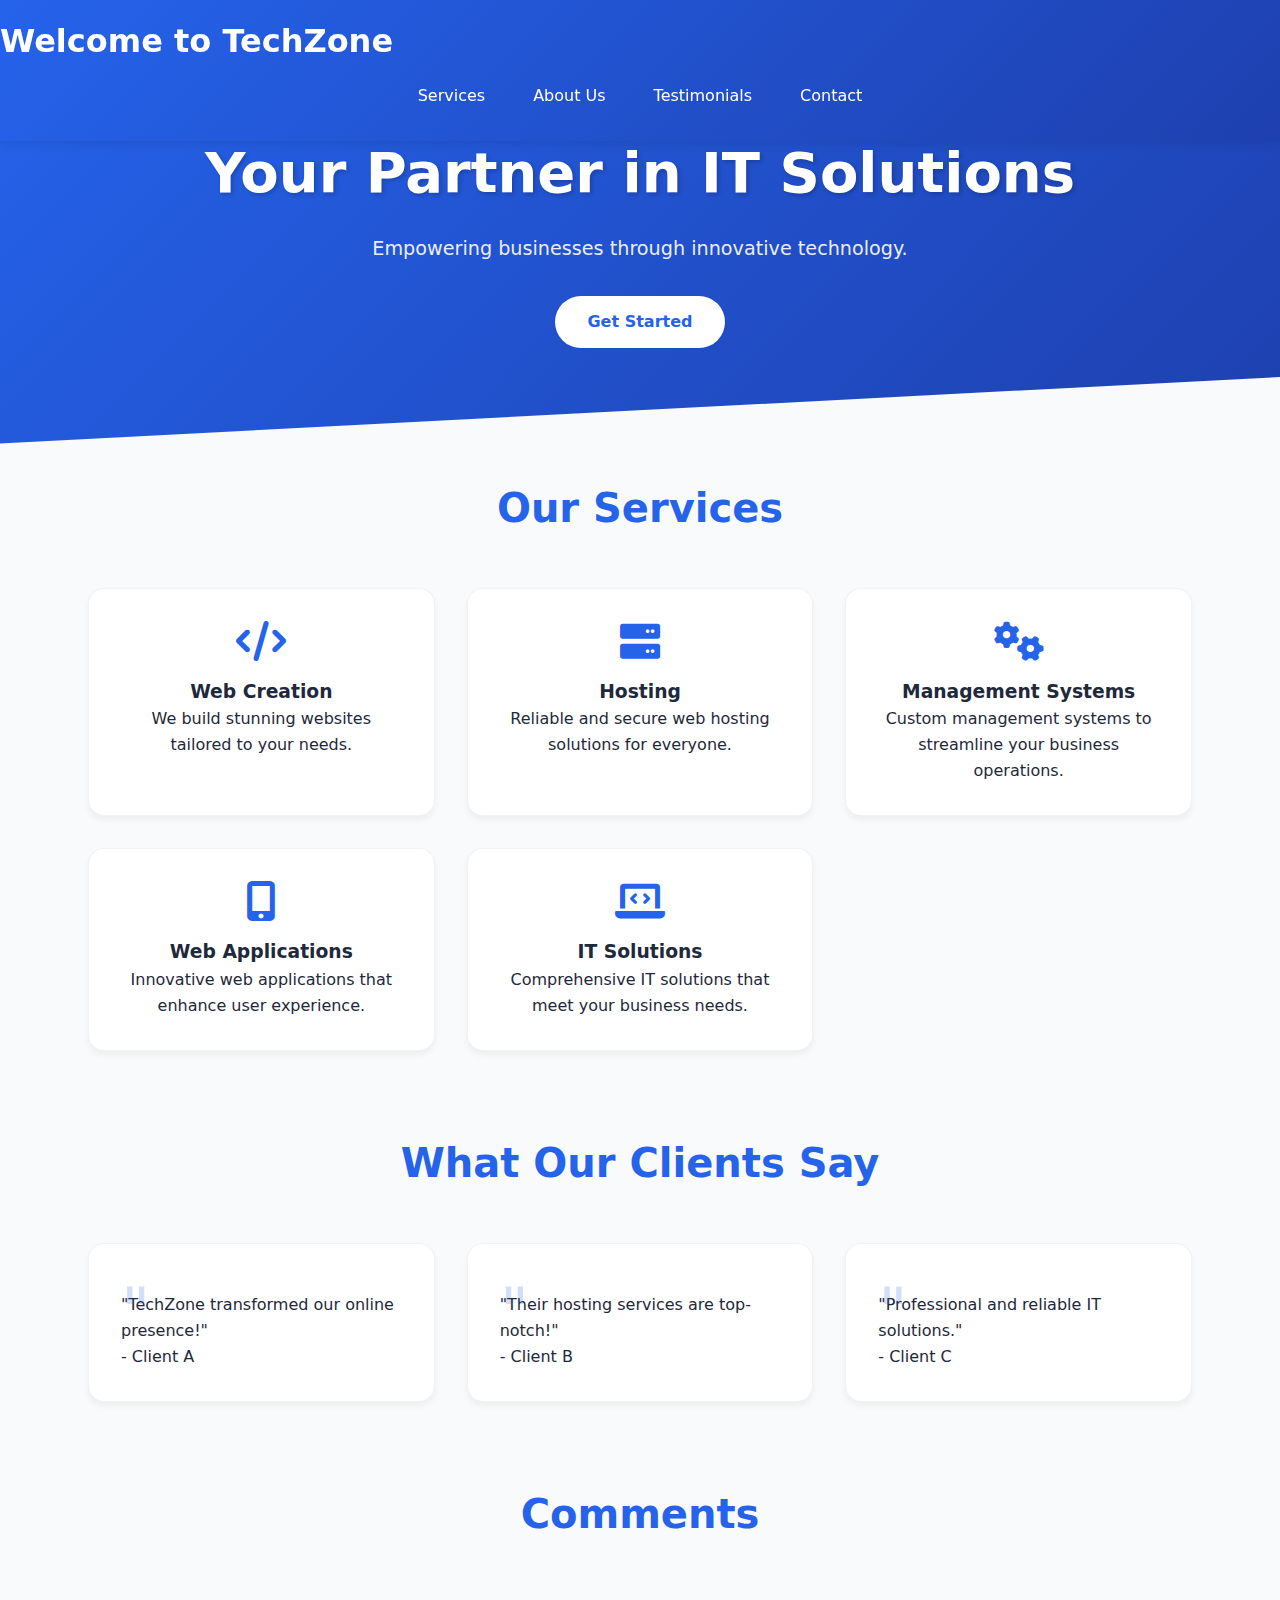
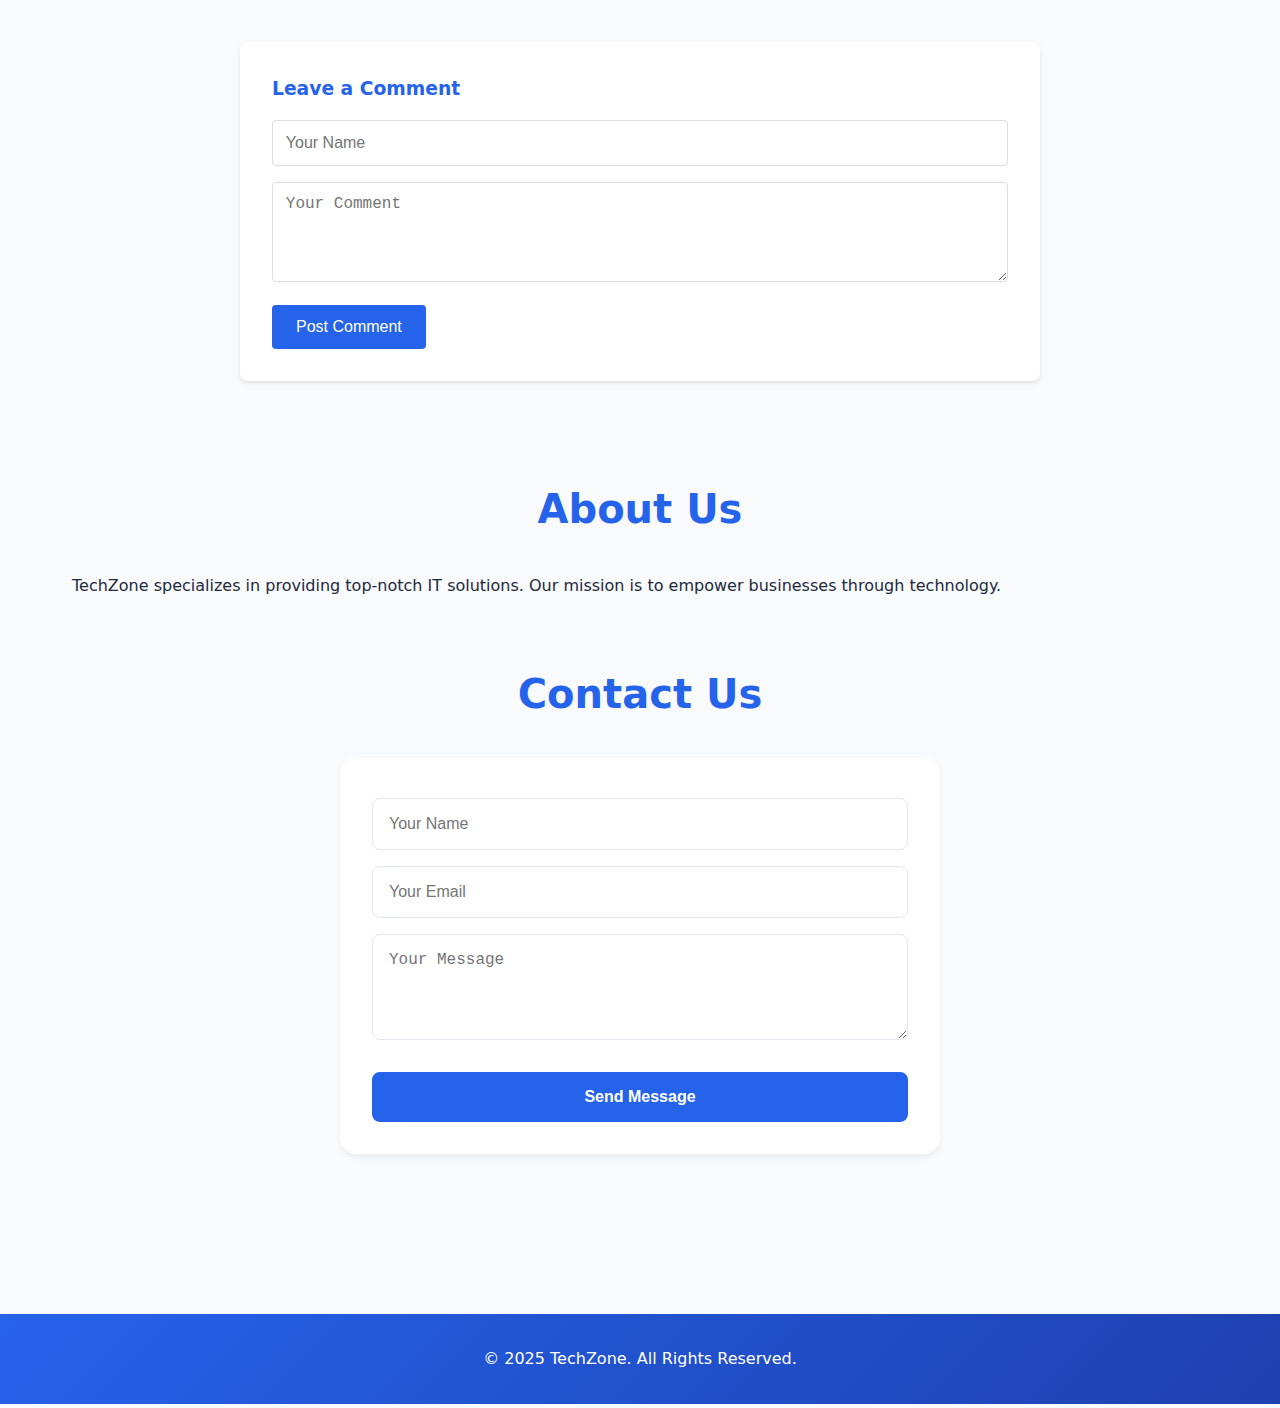
<file: index.html>
<!DOCTYPE html>
<html lang="en">
<head>
    <meta charset="UTF-8">
    <meta name="viewport" content="width=device-width, initial-scale=1.0">
    <title>TechZone</title>
    <link rel="stylesheet" href="https://cdnjs.cloudflare.com/ajax/libs/font-awesome/6.0.0/css/all.min.css">
    <style>
        :root {
            --primary-color: #2563eb;
            --secondary-color: #1e40af;
            --background-color: #f8fafc;
            --text-color: #1e293b;
            --card-bg: #ffffff;
            --header-height: 80px;
        }

        html {
            scroll-behavior: smooth;
            scroll-padding-top: var(--header-height);
        }

        * {
            margin: 0;
            padding: 0;
            box-sizing: border-box;
        }

        body {
            font-family: 'Segoe UI', system-ui, -apple-system, sans-serif;
            margin: 0;
            padding: 0;
            background-color: var(--background-color);
            color: var(--text-color);
            line-height: 1.6;
        }

        header {
            background: linear-gradient(135deg, var(--primary-color), var(--secondary-color));
            color: white;
            padding: 1rem 0;
            position: fixed;
            width: 100%;
            top: 0;
            z-index: 1000;
            box-shadow: 0 2px 10px rgba(0, 0, 0, 0.1);
            transition: all 0.3s ease;
        }

        header.scrolled {
            padding: 0.5rem 0;
            background: rgba(37, 99, 235, 0.95);
            backdrop-filter: blur(10px);
        }

        nav {
            display: flex;
            justify-content: center;
            align-items: center;
            padding: 1rem 0;
        }

        nav a {
            margin: 0 1.5rem;
            color: white;
            text-decoration: none;
            font-weight: 500;
            position: relative;
            transition: all 0.3s ease;
        }

        nav a::after {
            content: '';
            position: absolute;
            width: 0;
            height: 2px;
            bottom: -4px;
            left: 0;
            background-color: white;
            transition: width 0.3s ease;
        }

        nav a:hover::after {
            width: 100%;
        }

        .hero {
            background: linear-gradient(135deg, var(--primary-color), var(--secondary-color));
            color: white;
            padding: 8rem 2rem 6rem;
            text-align: center;
            clip-path: polygon(0 0, 100% 0, 100% 85%, 0 100%);
        }

        .hero h1 {
            font-size: 3.5em;
            margin-bottom: 1rem;
            font-weight: 800;
            text-shadow: 2px 2px 4px rgba(0, 0, 0, 0.2);
        }

        .hero p {
            font-size: 1.2em;
            max-width: 600px;
            margin: 0 auto;
            opacity: 0.9;
        }

        .container {
            max-width: 1200px;
            margin: 0 auto;
            padding: 2rem;
        }

        section {
            margin: 4rem 0;
            padding-top: var(--header-height);
            margin-top: calc(-1 * var(--header-height));
        }

        section h2 {
            text-align: center;
            font-size: 2.5em;
            margin-bottom: 2rem;
            color: var(--primary-color);
        }

        .services, .testimonials {
            display: grid;
            grid-template-columns: repeat(auto-fit, minmax(300px, 1fr));
            gap: 2rem;
            padding: 1rem;
        }

        .service, .testimonial {
            background: var(--card-bg);
            border-radius: 1rem;
            padding: 2rem;
            box-shadow: 0 4px 6px rgba(0, 0, 0, 0.05);
            transition: all 0.3s ease;
            border: 1px solid rgba(0, 0, 0, 0.05);
        }

        .service {
            text-align: center;
        }

        .service i {
            font-size: 2.5rem;
            color: var(--primary-color);
            margin-bottom: 1rem;
        }

        .service:hover, .testimonial:hover {
            transform: translateY(-5px);
            box-shadow: 0 8px 15px rgba(0, 0, 0, 0.1);
        }

        .testimonial {
            position: relative;
            padding-top: 3rem;
        }

        .testimonial::before {
            content: '"';
            position: absolute;
            top: 1rem;
            left: 2rem;
            font-size: 4rem;
            color: var(--primary-color);
            opacity: 0.2;
        }

        .contact-form {
            background: var(--card-bg);
            padding: 2rem;
            border-radius: 1rem;
            box-shadow: 0 4px 6px rgba(0, 0, 0, 0.05);
            max-width: 600px;
            margin: 0 auto;
        }

        .contact-form input, 
        .contact-form textarea {
            width: 100%;
            padding: 1rem;
            margin: 0.5rem 0;
            border: 1px solid #e2e8f0;
            border-radius: 0.5rem;
            transition: all 0.3s ease;
            font-size: 1rem;
        }

        .contact-form input:focus, 
        .contact-form textarea:focus {
            outline: none;
            border-color: var(--primary-color);
            box-shadow: 0 0 0 3px rgba(37, 99, 235, 0.1);
        }

        .contact-form button {
            background-color: var(--primary-color);
            color: white;
            border: none;
            padding: 1rem 2rem;
            border-radius: 0.5rem;
            cursor: pointer;
            font-size: 1rem;
            font-weight: 600;
            transition: all 0.3s ease;
            width: 100%;
            margin-top: 1rem;
        }

        .contact-form button:hover {
            background-color: var(--secondary-color);
            transform: translateY(-2px);
        }

        .success-message {
            color: #059669;
            margin: 1rem 0;
            padding: 1rem;
            border-radius: 0.5rem;
            background-color: #ecfdf5;
            display: none;
        }

        footer {
            background: linear-gradient(135deg, var(--primary-color), var(--secondary-color));
            color: white;
            padding: 2rem 0;
            text-align: center;
            margin-top: 4rem;
        }

        @media (max-width: 768px) {
            .hero {
                padding: 6rem 1rem 4rem;
            }

            .hero h1 {
                font-size: 2.5em;
            }

            nav {
                flex-wrap: wrap;
            }

            nav a {
                margin: 0.5rem 1rem;
            }

            .services, .testimonials {
                grid-template-columns: 1fr;
            }
        }

        /* Animations */
        @keyframes fadeIn {
            from { opacity: 0; transform: translateY(20px); }
            to { opacity: 1; transform: translateY(0); }
        }

        .service, .testimonial {
            animation: fadeIn 0.6s ease-out forwards;
        }

        .service:nth-child(2) { animation-delay: 0.2s; }
        .service:nth-child(3) { animation-delay: 0.4s; }
        .service:nth-child(4) { animation-delay: 0.6s; }
        .service:nth-child(5) { animation-delay: 0.8s; }

        .comments-section {
            max-width: 800px;
            margin: 0 auto;
        }

        .comment {
            background: var(--card-bg);
            border-radius: 8px;
            padding: 1.5rem;
            margin-bottom: 1rem;
            box-shadow: 0 2px 4px rgba(0,0,0,0.1);
        }

        .comment-header {
            display: flex;
            justify-content: space-between;
            margin-bottom: 0.5rem;
        }

        .comment-author {
            font-weight: 600;
            color: var(--primary-color);
        }

        .comment-date {
            color: #666;
            font-size: 0.9rem;
        }

        .comment-content {
            line-height: 1.6;
        }

        .comment-form {
            background: var(--card-bg);
            padding: 2rem;
            border-radius: 8px;
            margin-top: 2rem;
            box-shadow: 0 2px 4px rgba(0,0,0,0.1);
        }

        .comment-form h3 {
            margin-bottom: 1rem;
            color: var(--primary-color);
        }

        .comment-form input,
        .comment-form textarea {
            width: 100%;
            padding: 0.8rem;
            margin-bottom: 1rem;
            border: 1px solid #ddd;
            border-radius: 4px;
            font-size: 1rem;
        }

        .comment-form textarea {
            min-height: 100px;
            resize: vertical;
        }

        .comment-form button {
            background: var(--primary-color);
            color: white;
            border: none;
            padding: 0.8rem 1.5rem;
            border-radius: 4px;
            cursor: pointer;
            font-size: 1rem;
            transition: background 0.3s ease;
        }

        .comment-form button:hover {
            background: var(--secondary-color);
        }
    </style>
</head>
<body>

<header>
    <h1>Welcome to TechZone</h1>
    <nav>
        <a href="#services" class="nav-link">Services</a>
        <a href="#about" class="nav-link">About Us</a>
        <a href="#testimonials" class="nav-link">Testimonials</a>
        <a href="#contact" class="nav-link">Contact</a>
    </nav>
</header>

<div class="hero">
    <h1>Your Partner in IT Solutions</h1>
    <p>Empowering businesses through innovative technology.</p>
    <div style="margin-top: 2rem;">
        <a href="#contact" class="nav-link" style="
            background: white;
            color: var(--primary-color);
            padding: 0.8rem 2rem;
            border-radius: 2rem;
            text-decoration: none;
            font-weight: 600;
            transition: all 0.3s ease;
            display: inline-block;
        ">Get Started</a>
    </div>
</div>

<div class="container">
    <section id="services">
        <h2>Our Services</h2>
        <div class="services">
            <div class="service">
                <i class="fas fa-code"></i>
                <h3>Web Creation</h3>
                <p>We build stunning websites tailored to your needs.</p>
            </div>
            <div class="service">
                <i class="fas fa-server"></i>
                <h3>Hosting</h3>
                <p>Reliable and secure web hosting solutions for everyone.</p>
            </div>
            <div class="service">
                <i class="fas fa-cogs"></i>
                <h3>Management Systems</h3>
                <p>Custom management systems to streamline your business operations.</p>
            </div>
            <div class="service">
                <i class="fas fa-mobile-alt"></i>
                <h3>Web Applications</h3>
                <p>Innovative web applications that enhance user experience.</p>
            </div>
            <div class="service">
                <i class="fas fa-laptop-code"></i>
                <h3>IT Solutions</h3>
                <p>Comprehensive IT solutions that meet your business needs.</p>
            </div>
        </div>
    </section>

    <section id="testimonials">
        <h2>What Our Clients Say</h2>
        <div class="testimonials">
            <div class="testimonial">
                <p>"TechZone transformed our online presence!"</p>
                <p>- Client A</p>
            </div>
            <div class="testimonial">
                <p>"Their hosting services are top-notch!"</p>
                <p>- Client B</p>
            </div>
            <div class="testimonial">
                <p>"Professional and reliable IT solutions."</p>
                <p>- Client C</p>
            </div>
        </div>
    </section>

    <section id="comments">
        <h2>Comments</h2>
        <div class="container">
            <div class="comments-section">
                <div id="comments-list">
                    <!-- Comments will be loaded here -->
                </div>
                <div class="comment-form">
                    <h3>Leave a Comment</h3>
                    <form id="comment-form">
                        <input type="text" id="comment-name" placeholder="Your Name" required>
                        <textarea id="comment-text" placeholder="Your Comment" required></textarea>
                        <button type="submit">Post Comment</button>
                    </form>
                </div>
            </div>
        </div>
    </section>

    <section id="about">
        <h2>About Us</h2>
        <p>TechZone specializes in providing top-notch IT solutions. Our mission is to empower businesses through technology.</p>
    </section>

    <section id="contact">
        <h2>Contact Us</h2>
        <div class="contact-form">
            <form id="contact-form" action="https://formspree.io/f/mwpbpvne" method="POST">
                <input type="text" id="name" name="name" placeholder="Your Name" required>
                <input type="email" id="email" name="email" placeholder="Your Email" required>
                <textarea id="message" name="message" placeholder="Your Message" rows="4" required></textarea>
                <button type="submit">Send Message</button>
                <p class="success-message" id="success-message">Thank you for your message!</p>
            </form>
        </div>
    </section>
</div>

<footer>
    <p>&copy; 2025 TechZone. All Rights Reserved.</p>
</footer>

<script>
    // Header scroll effect
    window.addEventListener('scroll', () => {
        const header = document.querySelector('header');
        if (window.scrollY > 50) {
            header.classList.add('scrolled');
        } else {
            header.classList.remove('scrolled');
        }
    });

    // Smooth scroll for navigation links
    document.querySelectorAll('.nav-link').forEach(link => {
        link.addEventListener('click', (e) => {
            e.preventDefault();
            const targetId = link.getAttribute('href');
            const targetSection = document.querySelector(targetId);
            if (targetSection) {
                targetSection.scrollIntoView({ behavior: 'smooth' });
            }
        });
    });

    // Form submission handling
    const form = document.getElementById('contact-form');
    const successMessage = document.getElementById('success-message');

    form.addEventListener('submit', (e) => {
        e.preventDefault();
        const formData = new FormData(form);
        
        fetch(form.action, {
            method: 'POST',
            body: formData,
            headers: {
                'Accept': 'application/json'
            }
        })
        .then(response => {
            if (response.ok) {
                form.reset();
                successMessage.style.display = 'block';
                setTimeout(() => {
                    successMessage.style.display = 'none';
                }, 5000);
            }
        })
        .catch(error => {
            console.error('Error:', error);
        });
    });

    // GitHub repository details
    const GITHUB_REPO = 'YOUR_USERNAME/YOUR_REPO';
    const GITHUB_TOKEN = ''; // We'll use this later with GitHub OAuth

    // Function to format date
    function formatDate(dateString) {
        const options = { year: 'numeric', month: 'long', day: 'numeric' };
        return new Date(dateString).toLocaleDateString(undefined, options);
    }

    // Function to load comments
    async function loadComments() {
        try {
            const response = await fetch(`https://api.github.com/repos/${GITHUB_REPO}/issues?labels=comment`);
            const issues = await response.json();
            
            const commentsContainer = document.getElementById('comments-list');
            commentsContainer.innerHTML = '';

            issues.forEach(issue => {
                const commentElement = document.createElement('div');
                commentElement.className = 'comment';
                commentElement.innerHTML = `
                    <div class="comment-header">
                        <span class="comment-author">${issue.user.login}</span>
                        <span class="comment-date">${formatDate(issue.created_at)}</span>
                    </div>
                    <div class="comment-content">
                        ${issue.body}
                    </div>
                `;
                commentsContainer.appendChild(commentElement);
            });
        } catch (error) {
            console.error('Error loading comments:', error);
        }
    }

    // Function to post a new comment
    async function postComment(name, comment) {
        try {
            // For now, we'll just show how it would work
            // In production, this would need proper authentication
            const response = await fetch(`https://api.github.com/repos/${GITHUB_REPO}/issues`, {
                method: 'POST',
                headers: {
                    'Authorization': `token ${GITHUB_TOKEN}`,
                    'Content-Type': 'application/json',
                },
                body: JSON.stringify({
                    title: `Comment from ${name}`,
                    body: comment,
                    labels: ['comment']
                })
            });

            if (response.ok) {
                loadComments();
                return true;
            }
            return false;
        } catch (error) {
            console.error('Error posting comment:', error);
            return false;
        }
    }

    // Handle comment form submission
    document.getElementById('comment-form').addEventListener('submit', async (e) => {
        e.preventDefault();
        
        const nameInput = document.getElementById('comment-name');
        const commentInput = document.getElementById('comment-text');
        
        const success = await postComment(nameInput.value, commentInput.value);
        
        if (success) {
            nameInput.value = '';
            commentInput.value = '';
            alert('Comment posted successfully!');
        } else {
            alert('Error posting comment. Please try again.');
        }
    });

    // Load comments when the page loads
    loadComments();
</script>

</body>
</html>
</file>
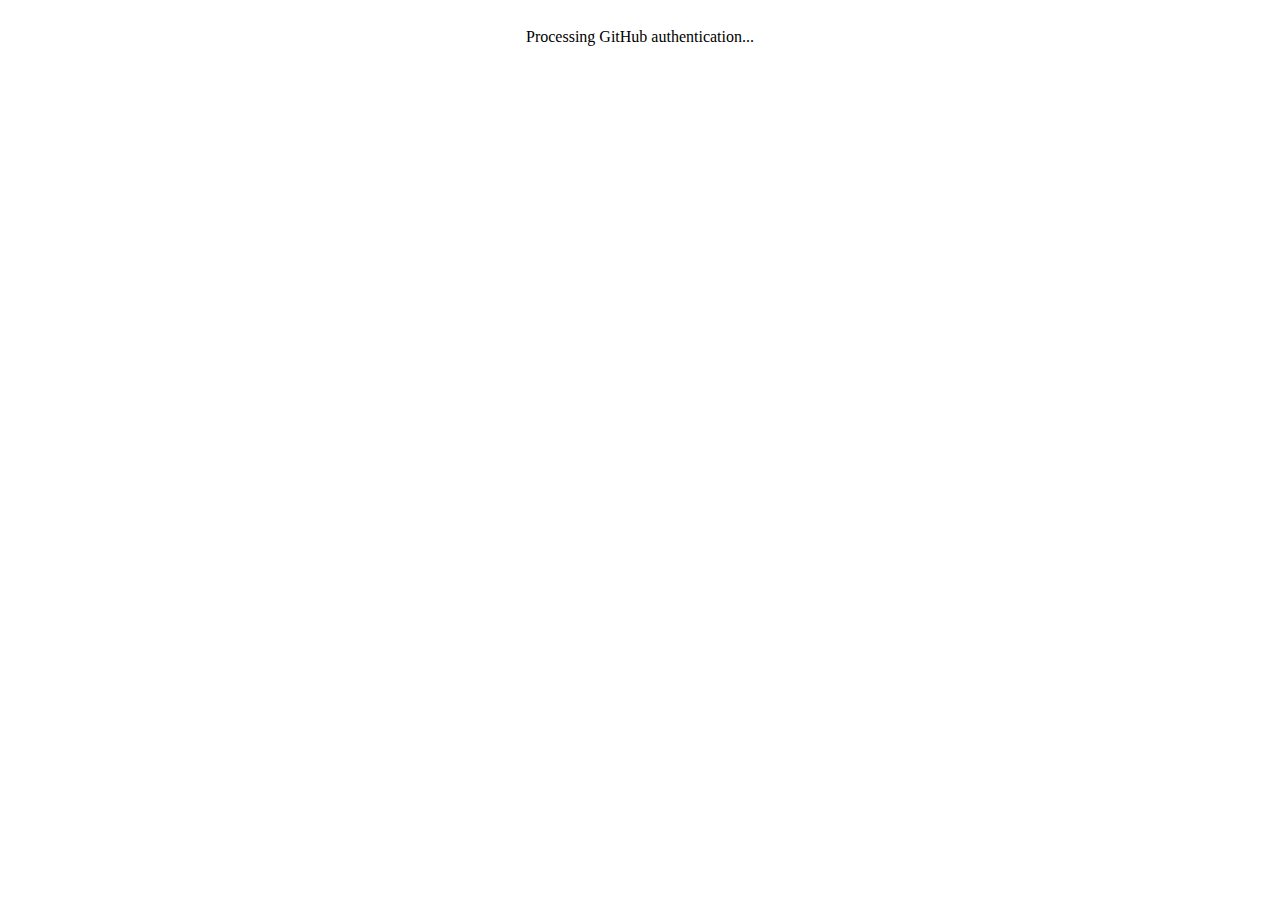
<file: webhook.html>
<!DOCTYPE html>
<html>
<head>
    <title>TechZone Webhook Handler</title>
</head>
<body>
    <script type="module">
        import config from './config.js';

        // Handle webhook events
        window.addEventListener('load', async function() {
            // Parse the URL parameters
            const urlParams = new URLSearchParams(window.location.search);
            const code = urlParams.get('code');
            
            if (code) {
                try {
                    // Exchange code for access token
                    const tokenResponse = await fetch('https://github.com/login/oauth/access_token', {
                        method: 'POST',
                        headers: {
                            'Accept': 'application/json',
                            'Content-Type': 'application/json',
                        },
                        body: JSON.stringify({
                            client_id: config.GITHUB_CLIENT_ID,
                            code: code,
                            redirect_uri: config.REDIRECT_URI
                        })
                    });

                    const data = await tokenResponse.json();
                    if (data.access_token) {
                        // Store the token
                        sessionStorage.setItem('github_token', data.access_token);
                        // Store success flag
                        sessionStorage.setItem('github_auth_success', 'true');
                    }
                } catch (error) {
                    console.error('Error exchanging code for token:', error);
                }

                // Redirect back to main page
                window.location.href = '/';
            }
        });
    </script>
    <div style="text-align: center; padding: 20px;">
        Processing GitHub authentication...
    </div>
</body>
</html>
</file>
